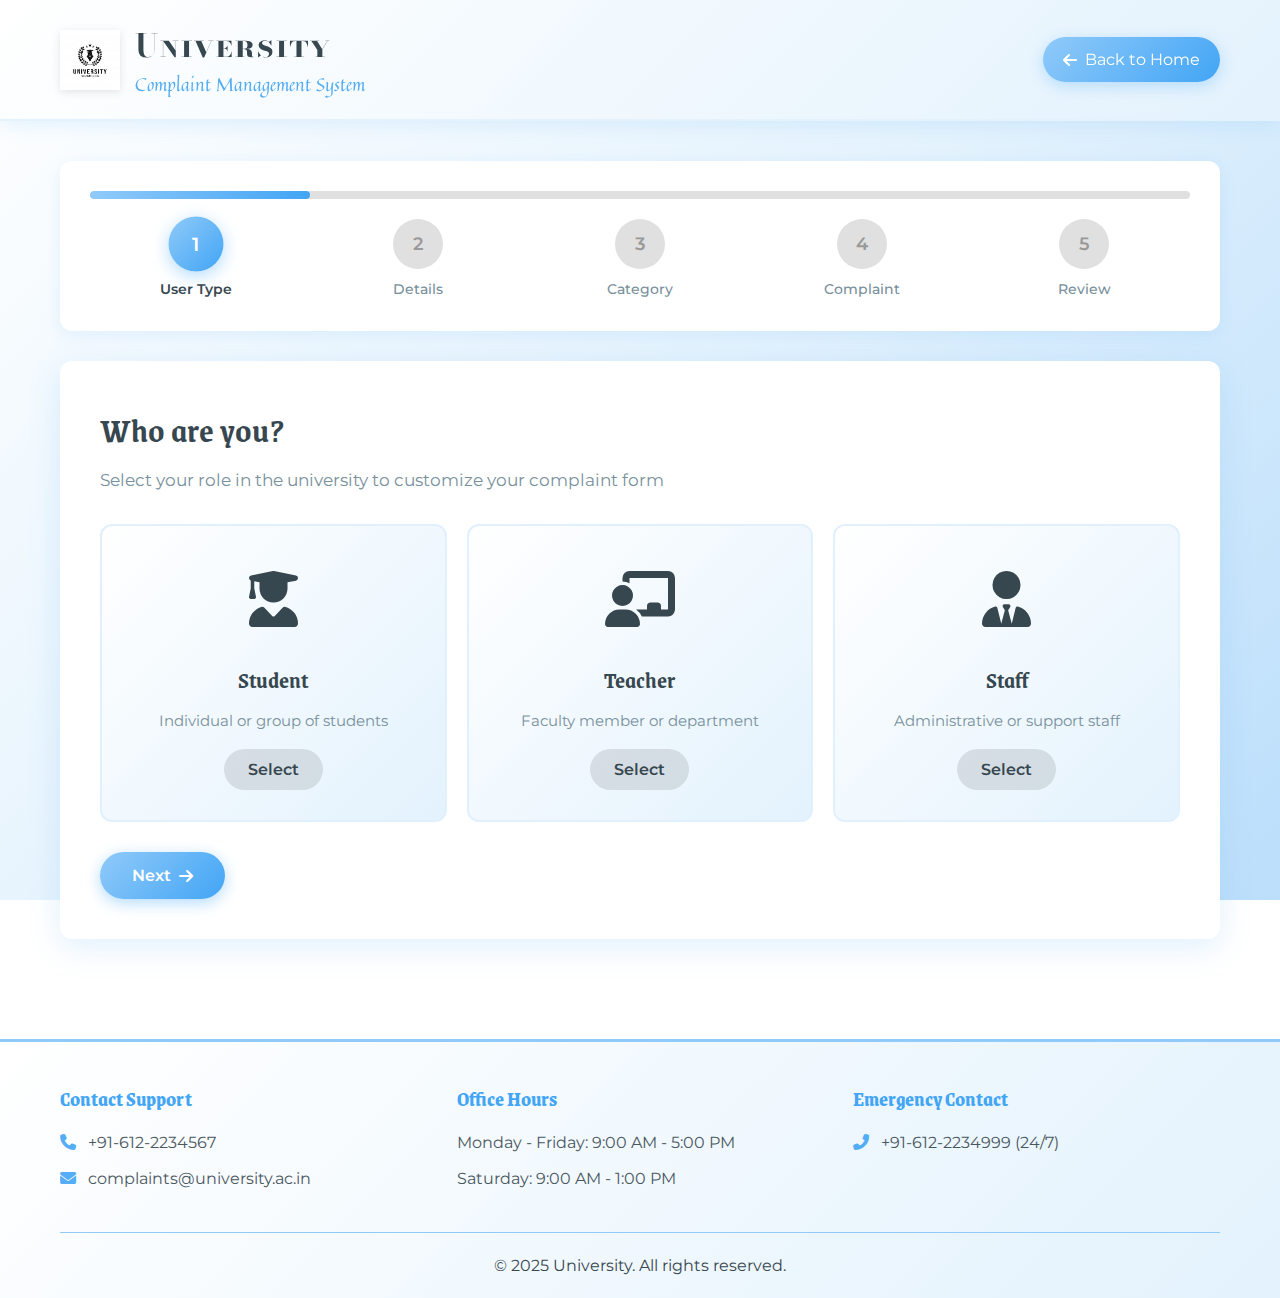
<file: complaint-form.html>
<!DOCTYPE html>
<html lang="en">

<head>
    <meta charset="UTF-8">
    <meta name="viewport" content="width=device-width, initial-scale=1.0">
    <title>University - Complaint Management System</title>

    <!-- Google Fonts -->
    <link rel="preconnect" href="https://fonts.googleapis.com">
    <link rel="preconnect" href="https://fonts.gstatic.com" crossorigin>
    <link
        href="https://fonts.googleapis.com/css2?family=Montserrat:wght@300;400;500;600;700;800&family=Grenze:wght@300;400;500;600;700&family=Great+Vibes&family=Quintessential&family=Alkatra:wght@400;500;600;700&family=Bodoni+Moda+SC:wght@400;500;600;700;800&family=Eagle+Lake&family=Festive&display=swap"
        rel="stylesheet">

    <!-- Font Awesome for icons -->
    <link rel="stylesheet" href="https://cdnjs.cloudflare.com/ajax/libs/font-awesome/6.5.1/css/all.min.css">

    <link rel="stylesheet" href="css/complaint-styles.css">
</head>

<body>
    <!-- Header -->
    <header class="header">
        <div class="container">
            <div class="header-content">
                <div class="logo-section">
                    <img src="assets/ppu_logo.png" alt=" University Logo" class="header-logo">
                    <div class="logo-text">
                        <h1> University</h1>
                        <p>Complaint Management System</p>
                    </div>
                </div>
                <a href="/" class="back-btn">
                    <i class="fas fa-arrow-left"></i> Back to Home
                </a>
            </div>
        </div>
    </header>

    <!-- Main Container -->
    <div class="main-container">
        <div class="container">
            <!-- Progress Indicator -->
            <div class="progress-section">
                <div class="progress-bar">
                    <div class="progress-fill" id="progressFill"></div>
                </div>
                <div class="progress-steps">
                    <div class="step active" data-step="1">
                        <div class="step-circle">1</div>
                        <div class="step-label">User Type</div>
                    </div>
                    <div class="step" data-step="2">
                        <div class="step-circle">2</div>
                        <div class="step-label">Details</div>
                    </div>
                    <div class="step" data-step="3">
                        <div class="step-circle">3</div>
                        <div class="step-label">Category</div>
                    </div>
                    <div class="step" data-step="4">
                        <div class="step-circle">4</div>
                        <div class="step-label">Complaint</div>
                    </div>
                    <div class="step" data-step="5">
                        <div class="step-circle">5</div>
                        <div class="step-label">Review</div>
                    </div>
                </div>
            </div>

            <!-- Form -->
            <form id="complaintForm" class="complaint-form">

                <!-- Step 1: User Type Selection -->
                <div class="form-step active" data-step="1">
                    <h2 class="step-title">Who are you?</h2>
                    <p class="step-description">Select your role in the university to customize your complaint form</p>

                    <div class="user-type-grid">
                        <div class="user-type-card" data-type="student">
                            <div class="card-icon">
                                <i class="fas fa-user-graduate"></i>
                            </div>
                            <h3>Student</h3>
                            <p>Individual or group of students</p>
                            <div class="radio-wrapper">
                                <input type="radio" name="userType" value="student" id="userStudent">
                                <label for="userStudent">Select</label>
                            </div>
                        </div>

                        <div class="user-type-card" data-type="teacher">
                            <div class="card-icon">
                                <i class="fas fa-chalkboard-teacher"></i>
                            </div>
                            <h3>Teacher</h3>
                            <p>Faculty member or department</p>
                            <div class="radio-wrapper">
                                <input type="radio" name="userType" value="teacher" id="userTeacher">
                                <label for="userTeacher">Select</label>
                            </div>
                        </div>

                        <div class="user-type-card" data-type="staff">
                            <div class="card-icon">
                                <i class="fas fa-user-tie"></i>
                            </div>
                            <h3>Staff</h3>
                            <p>Administrative or support staff</p>
                            <div class="radio-wrapper">
                                <input type="radio" name="userType" value="staff" id="userStaff">
                                <label for="userStaff">Select</label>
                            </div>
                        </div>
                    </div>

                    <div class="complaint-scope-section" id="complaintScopeSection" style="display: none;">
                        <h3 class="section-subtitle">Filing on behalf of:</h3>
                        <div class="scope-options">
                            <label class="scope-option">
                                <input type="radio" name="complaintScope" value="individual">
                                <span class="scope-content">
                                    <i class="fas fa-user"></i>
                                    <strong>Individual</strong>
                                    <small>Filing for yourself</small>
                                </span>
                            </label>
                            <label class="scope-option">
                                <input type="radio" name="complaintScope" value="group">
                                <span class="scope-content">
                                    <i class="fas fa-users"></i>
                                    <strong>Group</strong>
                                    <small>On behalf of multiple people</small>
                                </span>
                            </label>
                            <label class="scope-option">
                                <input type="radio" name="complaintScope" value="department">
                                <span class="scope-content">
                                    <i class="fas fa-building"></i>
                                    <strong>Department/Batch</strong>
                                    <small>Entire department or batch</small>
                                </span>
                            </label>
                        </div>
                    </div>

                    <div class="visibility-section" id="visibilitySection" style="display: none;">
                        <h3 class="section-subtitle">Complaint Visibility:</h3>
                        <div class="visibility-options">
                            <label class="visibility-option">
                                <input type="radio" name="visibility" value="public">
                                <span class="visibility-content">
                                    <i class="fas fa-globe"></i>
                                    <strong>Public</strong>
                                    <small>Visible to everyone</small>
                                </span>
                            </label>
                            <label class="visibility-option">
                                <input type="radio" name="visibility" value="private">
                                <span class="visibility-content">
                                    <i class="fas fa-lock"></i>
                                    <strong>Private</strong>
                                    <small>Only authorities can view</small>
                                </span>
                            </label>
                            <label class="visibility-option">
                                <input type="radio" name="visibility" value="anonymous">
                                <span class="visibility-content">
                                    <i class="fas fa-user-secret"></i>
                                    <strong>Anonymous</strong>
                                    <small>Identity protected</small>
                                </span>
                            </label>
                        </div>
                    </div>
                </div>

                <!-- Step 2: Personal Details -->
                <div class="form-step" data-step="2">
                    <h2 class="step-title">Your Information</h2>
                    <p class="step-description">Please provide your accurate details for verification and communication
                    </p>

                    <div class="form-grid">
                        <div class="form-group full-width">
                            <label for="fullName">
                                <i class="fas fa-user"></i> Full Name *
                            </label>
                            <input type="text" id="fullName" name="fullName" required>
                        </div>

                        <div class="form-group">
                            <label for="userId">
                                <i class="fas fa-id-card"></i> University ID *
                            </label>
                            <input type="text" id="userId" name="userId" placeholder="e.g., STU202401234" required>
                            <small class="help-text">Your student/employee ID</small>
                        </div>

                        <div class="form-group">
                            <label for="email">
                                <i class="fas fa-envelope"></i> University Email *
                            </label>
                            <input type="email" id="email" name="email" placeholder="yourname@pniversity.ac.in"
                                required>
                        </div>

                        <div class="form-group">
                            <label for="phone">
                                <i class="fas fa-phone"></i> Phone Number *
                            </label>
                            <input type="tel" id="phone" name="phone" placeholder="+91 9876543210" required>
                        </div>

                        <div class="form-group">
                            <label for="alternatePhone">
                                <i class="fas fa-phone-alt"></i> Alternate Phone
                            </label>
                            <input type="tel" id="alternatePhone" name="alternatePhone" placeholder="+91 9876543210">
                        </div>

                        <!-- Student Specific Fields -->
                        <div class="student-fields" style="display: none;">
                            <div class="form-group">
                                <label for="college">
                                    <i class="fas fa-school"></i> College *
                                </label>
                                <select id="college" name="college">
                                    <option value="">Select College</option>
                                    <option value="anc">Anugrah Narayan College (A.N. College)</option>
                                    <option value="cocas">College of Commerce, Arts & Science (COCAS)</option>
                                    <option value="jdw">J. D. Women's College</option>
                                    <option value="nalanda">Nalanda College</option>
                                </select>
                            </div>

                            <div class="form-group">
                                <label for="department">
                                    <i class="fas fa-building"></i> Department *
                                </label>
                                <select id="department" name="department">
                                    <option value="">Select Department</option>
                                    <option value="cs">Computer Science & IT</option>
                                    <option value="ba">Business Administration</option>
                                    <option value="biotech">Biotechnology</option>
                                    <option value="physics">Physics</option>
                                    <option value="chemistry">Chemistry</option>
                                    <option value="math">Mathematics</option>
                                    <option value="history">History</option>
                                    <option value="economics">Economics</option>
                                    <option value="english">English</option>
                                    <option value="commerce">Commerce</option>
                                </select>
                            </div>

                            <div class="form-group">
                                <label for="program">
                                    <i class="fas fa-graduation-cap"></i> Program *
                                </label>
                                <select id="program" name="program">
                                    <option value="">Select Program</option>
                                    <option value="bca">BCA</option>
                                    <option value="bba">BBA</option>
                                    <option value="bsc">B.Sc</option>
                                    <option value="ba">B.A</option>
                                    <option value="bcom">B.Com</option>
                                    <option value="mca">MCA</option>
                                    <option value="mba">MBA</option>
                                    <option value="msc">M.Sc</option>
                                    <option value="ma">M.A</option>
                                    <option value="mcom">M.Com</option>
                                </select>
                            </div>

                            <div class="form-group">
                                <label for="batch">
                                    <i class="fas fa-calendar"></i> Batch Year *
                                </label>
                                <select id="batch" name="batch">
                                    <option value="">Select Year</option>
                                    <option value="2021">2021</option>
                                    <option value="2022">2022</option>
                                    <option value="2023">2023</option>
                                    <option value="2024">2024</option>
                                    <option value="2025">2025</option>
                                </select>
                            </div>

                            <div class="form-group">
                                <label for="semester">
                                    <i class="fas fa-book"></i> Current Semester *
                                </label>
                                <select id="semester" name="semester">
                                    <option value="">Select Semester</option>
                                    <option value="1">1st Semester</option>
                                    <option value="2">2nd Semester</option>
                                    <option value="3">3rd Semester</option>
                                    <option value="4">4th Semester</option>
                                    <option value="5">5th Semester</option>
                                    <option value="6">6th Semester</option>
                                    <option value="7">7th Semester</option>
                                    <option value="8">8th Semester</option>
                                </select>
                            </div>
                        </div>

                        <!-- Teacher Specific Fields -->
                        <div class="teacher-fields" style="display: none;">
                            <div class="form-group">
                                <label for="teacherDepartment">
                                    <i class="fas fa-building"></i> Department *
                                </label>
                                <select id="teacherDepartment" name="teacherDepartment">
                                    <option value="">Select Department</option>
                                    <option value="cs">Computer Science & IT</option>
                                    <option value="ba">Business Administration</option>
                                    <option value="biotech">Biotechnology</option>
                                    <option value="physics">Physics</option>
                                    <option value="chemistry">Chemistry</option>
                                    <option value="math">Mathematics</option>
                                    <option value="history">History</option>
                                    <option value="economics">Economics</option>
                                    <option value="english">English</option>
                                    <option value="commerce">Commerce</option>
                                </select>
                            </div>

                            <div class="form-group">
                                <label for="designation">
                                    <i class="fas fa-user-tag"></i> Designation *
                                </label>
                                <select id="designation" name="designation">
                                    <option value="">Select Designation</option>
                                    <option value="professor">Professor</option>
                                    <option value="associate">Associate Professor</option>
                                    <option value="assistant">Assistant Professor</option>
                                    <option value="lecturer">Lecturer</option>
                                    <option value="guest">Guest Faculty</option>
                                </select>
                            </div>

                            <div class="form-group">
                                <label for="experience">
                                    <i class="fas fa-briefcase"></i> Years of Experience *
                                </label>
                                <input type="number" id="experience" name="experience" min="0" max="50">
                            </div>
                        </div>

                        <!-- Staff Specific Fields -->
                        <div class="staff-fields" style="display: none;">
                            <div class="form-group">
                                <label for="staffDepartment">
                                    <i class="fas fa-building"></i> Department *
                                </label>
                                <select id="staffDepartment" name="staffDepartment">
                                    <option value="">Select Department</option>
                                    <option value="admin">Administration</option>
                                    <option value="accounts">Accounts</option>
                                    <option value="library">Library</option>
                                    <option value="it">IT Support</option>
                                    <option value="maintenance">Maintenance</option>
                                    <option value="security">Security</option>
                                    <option value="hostel">Hostel Management</option>
                                    <option value="transport">Transport</option>
                                </select>
                            </div>

                            <div class="form-group">
                                <label for="staffRole">
                                    <i class="fas fa-user-tag"></i> Role *
                                </label>
                                <input type="text" id="staffRole" name="staffRole" placeholder="e.g., Senior Clerk">
                            </div>
                        </div>

                        <!-- Group Details (shown when group/department is selected) -->
                        <div class="group-details full-width" style="display: none;">
                            <h3 class="section-subtitle">Group Information</h3>

                            <div class="form-group">
                                <label for="groupName">
                                    <i class="fas fa-users"></i> Group Name/Identifier *
                                </label>
                                <input type="text" id="groupName" name="groupName" placeholder="e.g., BCA 2024 Batch A">
                            </div>

                            <div class="form-group">
                                <label for="groupSize">
                                    <i class="fas fa-hashtag"></i> Number of Members *
                                </label>
                                <input type="number" id="groupSize" name="groupSize" min="2" placeholder="Minimum 2">
                            </div>

                            <div class="form-group full-width">
                                <label for="groupMembers">
                                    <i class="fas fa-list"></i> Member List
                                </label>
                                <textarea id="groupMembers" name="groupMembers" rows="4"
                                    placeholder="Enter member names (one per line) or upload CSV file"></textarea>
                                <div class="file-upload-wrapper">
                                    <input type="file" id="memberListFile" accept=".csv,.txt" style="display: none;">
                                    <button type="button" class="btn-secondary"
                                        onclick="document.getElementById('memberListFile').click()">
                                        <i class="fas fa-upload"></i> Upload Member List (CSV)
                                    </button>
                                </div>
                            </div>
                        </div>
                    </div>
                </div>

                <!-- Step 3: Complaint Category -->
                <div class="form-step" data-step="3">
                    <h2 class="step-title">Categorize Your Complaint</h2>
                    <p class="step-description">Help us route your complaint to the right department</p>

                    <div class="category-grid">
                        <div class="category-card" data-category="academic">
                            <input type="radio" name="primaryCategory" value="academic" id="catAcademic">
                            <label for="catAcademic">
                                <div class="category-icon">📚</div>
                                <h4>Academic Issues</h4>
                                <p>Exams, grades, curriculum, teaching quality</p>
                            </label>
                        </div>

                        <div class="category-card" data-category="infrastructure">
                            <input type="radio" name="primaryCategory" value="infrastructure" id="catInfra">
                            <label for="catInfra">
                                <div class="category-icon">🏢</div>
                                <h4>Infrastructure</h4>
                                <p>Classrooms, labs, facilities, maintenance</p>
                            </label>
                        </div>

                        <div class="category-card" data-category="administrative">
                            <input type="radio" name="primaryCategory" value="administrative" id="catAdmin">
                            <label for="catAdmin">
                                <div class="category-icon">📋</div>
                                <h4>Administrative</h4>
                                <p>Documentation, fees, registration</p>
                            </label>
                        </div>

                        <div class="category-card" data-category="harassment">
                            <input type="radio" name="primaryCategory" value="harassment" id="catHarassment">
                            <label for="catHarassment">
                                <div class="category-icon">🛡️</div>
                                <h4>Safety & Harassment</h4>
                                <p>Security, bullying, discrimination</p>
                            </label>
                        </div>

                        <div class="category-card" data-category="conduct">
                            <input type="radio" name="primaryCategory" value="conduct" id="catConduct">
                            <label for="catConduct">
                                <div class="category-icon">👥</div>
                                <h4>Student Conduct</h4>
                                <p>Behavior, discipline, code of conduct</p>
                            </label>
                        </div>

                        <div class="category-card" data-category="other">
                            <input type="radio" name="primaryCategory" value="other" id="catOther">
                            <label for="catOther">
                                <div class="category-icon">📌</div>
                                <h4>Other</h4>
                                <p>General concerns and suggestions</p>
                            </label>
                        </div>
                    </div>

                    <div class="subcategory-section" id="subcategorySection" style="display: none;">
                        <div class="form-group">
                            <label for="subCategory">
                                <i class="fas fa-list-ul"></i> Sub-Category *
                            </label>
                            <select id="subCategory" name="subCategory" required>
                                <option value="">Select Sub-Category</option>
                            </select>
                        </div>
                    </div>

                    <div class="form-group">
                        <label for="complaintLevel">
                            <i class="fas fa-layer-group"></i> Complaint Scope *
                        </label>
                        <select id="complaintLevel" name="complaintLevel" required>
                            <option value="">Select Scope</option>
                            <option value="university">🏛️ University Level</option>
                            <option value="college">🏫 College Level</option>
                            <option value="department">🎓 Department Level</option>
                            <option value="course">📖 Course/Subject Level</option>
                        </select>
                    </div>

                    <div class="course-details" id="courseDetails" style="display: none;">
                        <h3 class="section-subtitle">Course Details</h3>
                        <div class="form-grid">
                            <div class="form-group">
                                <label for="courseCode">
                                    <i class="fas fa-code"></i> Course Code
                                </label>
                                <input type="text" id="courseCode" name="courseCode" placeholder="e.g., CS101">
                            </div>

                            <div class="form-group">
                                <label for="courseName">
                                    <i class="fas fa-book-open"></i> Course Name
                                </label>
                                <input type="text" id="courseName" name="courseName"
                                    placeholder="e.g., Data Structures">
                            </div>

                            <div class="form-group full-width">
                                <label for="facultyName">
                                    <i class="fas fa-chalkboard-teacher"></i> Faculty Name (if applicable)
                                </label>
                                <input type="text" id="facultyName" name="facultyName"
                                    placeholder="Name of the faculty member">
                            </div>
                        </div>
                    </div>
                </div>

                <!-- Step 4: Complaint Details -->
                <div class="form-step" data-step="4">
                    <h2 class="step-title">Describe Your Complaint</h2>
                    <p class="step-description">Provide detailed information to help us understand and resolve your
                        issue</p>

                    <div class="form-group">
                        <label for="complaintTitle">
                            <i class="fas fa-heading"></i> Complaint Title *
                        </label>
                        <input type="text" id="complaintTitle" name="complaintTitle" maxlength="100" required
                            placeholder="Brief summary of your complaint">
                        <small class="char-count">0/100 characters</small>
                    </div>

                    <div class="form-group">
                        <label for="complaintDescription">
                            <i class="fas fa-align-left"></i> Detailed Description *
                        </label>
                        <textarea id="complaintDescription" name="complaintDescription" rows="8" required
                            placeholder="Please provide a detailed description of your complaint. Include dates, names, locations, and any other relevant information..."></textarea>
                        <small class="char-count-desc">0 characters (minimum 50 required)</small>
                    </div>

                    <div class="form-group">
                        <label for="urgency">
                            <i class="fas fa-exclamation-circle"></i> Urgency Level *
                        </label>
                        <div class="urgency-options">
                            <label class="urgency-option low">
                                <input type="radio" name="urgency" value="low" required>
                                <span class="urgency-content">
                                    <i class="fas fa-clock"></i>
                                    <strong>Low</strong>
                                    <small>Can wait</small>
                                </span>
                            </label>
                            <label class="urgency-option medium">
                                <input type="radio" name="urgency" value="medium">
                                <span class="urgency-content">
                                    <i class="fas fa-hourglass-half"></i>
                                    <strong>Medium</strong>
                                    <small>Soon</small>
                                </span>
                            </label>
                            <label class="urgency-option high">
                                <input type="radio" name="urgency" value="high">
                                <span class="urgency-content">
                                    <i class="fas fa-bolt"></i>
                                    <strong>High</strong>
                                    <small>Quick action needed</small>
                                </span>
                            </label>
                            <label class="urgency-option critical">
                                <input type="radio" name="urgency" value="critical">
                                <span class="urgency-content">
                                    <i class="fas fa-fire"></i>
                                    <strong>Critical</strong>
                                    <small>Immediate</small>
                                </span>
                            </label>
                        </div>
                    </div>

                    <div class="form-group">
                        <label for="attachments">
                            <i class="fas fa-paperclip"></i> Attachments (Optional)
                        </label>
                        <div class="file-upload-area" id="fileUploadArea">
                            <input type="file" id="attachments" name="attachments" multiple
                                accept=".pdf,.jpg,.jpeg,.png,.doc,.docx" style="display: none;">
                            <div class="upload-placeholder">
                                <i class="fas fa-cloud-upload-alt"></i>
                                <p>Click to upload or drag and drop</p>
                                <small>PDF, JPG, PNG, DOC, DOCX (Max 10MB per file)</small>
                            </div>
                            <div class="file-list" id="fileList"></div>
                        </div>
                    </div>

                    <div class="form-group">
                        <label class="checkbox-label">
                            <input type="checkbox" id="smsVerification" name="smsVerification">
                            <span>
                                <i class="fas fa-sms"></i>
                                Enable SMS Verification (Optional)
                                <small>Verify your phone number for faster processing and updates</small>
                            </span>
                        </label>
                    </div>

                    <div class="otp-section" id="otpSection" style="display: none;">
                        <div class="form-group">
                            <button type="button" class="btn-secondary" id="sendOtpBtn">
                                <i class="fas fa-paper-plane"></i> Send OTP
                            </button>
                        </div>
                        <div class="form-group otp-input-group" id="otpInputGroup" style="display: none;">
                            <label for="otpInput">Enter OTP</label>
                            <input type="text" id="otpInput" maxlength="6" placeholder="6-digit OTP">
                            <button type="button" class="btn-secondary" id="verifyOtpBtn">Verify</button>
                        </div>
                    </div>
                </div>

                <!-- Step 5: Review and Submit -->
                <div class="form-step" data-step="5">
                    <h2 class="step-title">Review Your Complaint</h2>
                    <p class="step-description">Please review all information before submission</p>

                    <div class="review-section" id="reviewContent">
                        <!-- Dynamic review content will be inserted here -->
                    </div>

                    <div class="form-group">
                        <label class="checkbox-label required">
                            <input type="checkbox" id="termsAccept" required>
                            <span>
                                I confirm that the information provided is accurate and I agree to the
                                <a href="#" target="_blank">Terms & Conditions</a> and
                                <a href="#" target="_blank">Privacy Policy</a> *
                            </span>
                        </label>
                    </div>

                    <div class="captcha-wrapper">
                        <label class="checkbox-label">
                            <input type="checkbox" id="captcha" required>
                            <span>I'm not a robot *</span>
                        </label>
                    </div>
                </div>

                <!-- Navigation Buttons -->
                <div class="form-navigation">
                    <button type="button" class="btn btn-secondary" id="prevBtn" style="display: none;">
                        <i class="fas fa-arrow-left"></i> Previous
                    </button>
                    <button type="button" class="btn btn-primary" id="nextBtn">
                        Next <i class="fas fa-arrow-right"></i>
                    </button>
                    <button type="submit" class="btn btn-success" id="submitBtn" style="display: none;">
                        <i class="fas fa-check-circle"></i> Submit Complaint
                    </button>
                </div>
            </form>

            <!-- Loading Overlay -->
            <div class="loading-overlay" id="loadingOverlay">
                <div class="spinner"></div>
                <p>Submitting your complaint...</p>
            </div>

            <!-- Success Modal -->
            <div class="modal" id="successModal">
                <div class="modal-content success">
                    <div class="modal-icon">
                        <i class="fas fa-check-circle"></i>
                    </div>
                    <h2>Complaint Submitted Successfully!</h2>
                    <p>Your complaint has been registered.</p>
                    <p class="complaint-id">Complaint ID: <strong id="complaintIdDisplay"></strong></p>
                    <p class="info-text">You will receive updates via email and SMS. Please save this complaint ID for
                        future reference.</p>
                    <button class="btn btn-primary" onclick="window.location.reload()">
                        Submit Another Complaint
                    </button>
                    <button class="btn btn-secondary" onclick="window.location.href='_CMS.html'">
                        Back to Home
                    </button>
                </div>
            </div>
        </div>
    </div>

    <!-- Footer -->
    <footer class="footer">
        <div class="container">
            <div class="footer-content">
                <div class="footer-section">
                    <h4>Contact Support</h4>
                    <p><i class="fas fa-phone"></i> +91-612-2234567</p>
                    <p><i class="fas fa-envelope"></i> complaints@university.ac.in</p>
                </div>
                <div class="footer-section">
                    <h4>Office Hours</h4>
                    <p>Monday - Friday: 9:00 AM - 5:00 PM</p>
                    <p>Saturday: 9:00 AM - 1:00 PM</p>
                </div>
                <div class="footer-section">
                    <h4>Emergency Contact</h4>
                    <p><i class="fas fa-phone-alt"></i> +91-612-2234999 (24/7)</p>
                </div>
            </div>
            <div class="footer-bottom">
                <p>&copy; 2025  University. All rights reserved.</p>
            </div>
        </div>
    </footer>

    <script src="js/complaint-form.js"></script>
</body>

</html>
</file>
<file: css/complaint-styles.css>
/* ========================================
   CSS Variables and Reset
   ======================================== */
:root {
    --primary-color: #e3f2fd;
    --secondary-color: #64b5f6;
    --accent-color: #42a5f5;
    --success-color: #66bb6a;
    --warning-color: #ffb74d;
    --danger-color: #ef5350;
    --light-bg: #f5f9ff;
    --white: #ffffff;
    --text-dark: #37474f;
    --text-light: #78909c;
    --border-color: #e1f0ff;
    --shadow-sm: 0 2px 8px rgba(100, 181, 246, 0.1);
    --shadow-md: 0 4px 16px rgba(100, 181, 246, 0.15);
    --shadow-lg: 0 8px 32px rgba(100, 181, 246, 0.2);
    --transition: all 0.3s ease;
    --border-radius: 12px;
    --sky-blue-light: #e3f2fd;
    --sky-blue-medium: #90caf9;
    --sky-blue-dark: #42a5f5;

    /* Font families using Google Fonts */
    --font-primary: 'Montserrat', sans-serif;
    --font-heading: 'Grenze', serif;
    --font-decorative: 'Great Vibes', cursive;
    --font-elegant: 'Bodoni Moda SC', serif;
    --font-festive: 'Alkatra', cursive;
    --font-fancy: 'Quintessential', cursive;
}

* {
    margin: 0;
    padding: 0;
    box-sizing: border-box;
}

body {
    font-family: var(--font-primary);
    background: linear-gradient(135deg, #ffffff 0%, #e3f2fd 50%, #bbdefb 100%);
    background-attachment: fixed;
    min-height: 100vh;
    color: var(--text-dark);
    line-height: 1.6;
}

.container {
    max-width: 1200px;
    margin: 0 auto;
    padding: 0 20px;
}

/* ========================================
   Header Styling
   ======================================== */
.header {
    background: linear-gradient(135deg, #ffffff 0%, #e3f2fd 100%);
    color: var(--text-dark);
    padding: 20px 0;
    box-shadow: 0 2px 20px rgba(100, 181, 246, 0.2);
    position: sticky;
    top: 0;
    z-index: 100;
    border-bottom: 2px solid var(--sky-blue-light);
}

.header-content {
    display: flex;
    justify-content: space-between;
    align-items: center;
    flex-wrap: wrap;
    gap: 20px;
}

.logo-section {
    display: flex;
    align-items: center;
    gap: 15px;
}

.header-logo {
    width: 60px;
    height: 60px;
    object-fit: contain;
    filter: drop-shadow(0 2px 4px rgba(0, 0, 0, 0.1));
}

.logo-section i {
    font-size: 3rem;
    color: var(--sky-blue-dark);
}

.logo-text h1 {
    font-family: var(--font-elegant);
    font-size: 2rem;
    font-weight: 700;
    margin: 0;
    letter-spacing: 1px;
    color: var(--text-dark);
}

.logo-text p {
    font-family: var(--font-fancy);
    font-size: 1.1rem;
    margin: 0;
    opacity: 0.9;
    color: var(--sky-blue-dark);
}

.back-btn {
    background: linear-gradient(135deg, var(--sky-blue-medium) 0%, var(--sky-blue-dark) 100%);
    color: var(--white);
    padding: 10px 20px;
    border-radius: 50px;
    text-decoration: none;
    display: flex;
    align-items: center;
    gap: 8px;
    transition: var(--transition);
    border: none;
    box-shadow: 0 4px 15px rgba(66, 165, 245, 0.3);
}

.back-btn:hover {
    background: linear-gradient(135deg, var(--sky-blue-dark) 0%, #1e88e5 100%);
    transform: translateX(-5px);
    box-shadow: 0 6px 20px rgba(66, 165, 245, 0.4);
}

/* ========================================
   Main Container
   ======================================== */
.main-container {
    padding: 40px 0;
    min-height: calc(100vh - 200px);
}

/* ========================================
   Progress Section
   ======================================== */
.progress-section {
    background: var(--white);
    padding: 30px;
    border-radius: var(--border-radius);
    margin-bottom: 30px;
    box-shadow: var(--shadow-md);
}

.progress-bar {
    height: 8px;
    background: #e0e0e0;
    border-radius: 50px;
    overflow: hidden;
    margin-bottom: 20px;
}

.progress-fill {
    height: 100%;
    background: linear-gradient(90deg, var(--sky-blue-medium) 0%, var(--sky-blue-dark) 100%);
    border-radius: 50px;
    width: 20%;
    transition: width 0.4s ease;
}

.progress-steps {
    display: flex;
    justify-content: space-between;
    align-items: flex-start;
    gap: 10px;
}

.step {
    flex: 1;
    text-align: center;
    position: relative;
}

.step-circle {
    width: 50px;
    height: 50px;
    border-radius: 50%;
    background: #e0e0e0;
    color: #999;
    display: flex;
    align-items: center;
    justify-content: center;
    font-weight: 600;
    margin: 0 auto 10px;
    transition: var(--transition);
    font-family: var(--font-primary);
    font-size: 1.1rem;
}

.step.active .step-circle {
    background: linear-gradient(135deg, var(--sky-blue-medium) 0%, var(--sky-blue-dark) 100%);
    color: var(--white);
    box-shadow: 0 4px 15px rgba(66, 165, 245, 0.4);
    transform: scale(1.1);
}

.step.completed .step-circle {
    background: var(--success-color);
    color: var(--white);
    cursor: pointer;
}

/* Hover effect for clickable completed steps */
.step.completed:hover .step-circle {
    transform: scale(1.1);
    box-shadow: 0 4px 15px rgba(102, 187, 106, 0.5);
}

.step.completed .step-circle::before {
    content: '✓';
    font-size: 1.3rem;
}

.step-label {
    font-size: 0.85rem;
    color: var(--text-light);
    font-weight: 500;
}

.step.active .step-label {
    color: var(--text-dark);
    font-weight: 600;
}

/* ========================================
   Form Styling
   ======================================== */
.complaint-form {
    background: var(--white);
    padding: 40px;
    border-radius: var(--border-radius);
    box-shadow: var(--shadow-lg);
    position: relative;
}

.form-step {
    display: none;
    animation: fadeIn 0.4s ease;
}

.form-step.active {
    display: block;
}

@keyframes fadeIn {
    from {
        opacity: 0;
        transform: translateY(20px);
    }

    to {
        opacity: 1;
        transform: translateY(0);
    }
}

.step-title {
    font-family: var(--font-heading);
    font-size: 2.2rem;
    color: var(--text-dark);
    margin-bottom: 10px;
    font-weight: 600;
}

.step-description {
    color: var(--text-light);
    margin-bottom: 30px;
    font-size: 1.05rem;
}

/* ========================================
   User Type Cards
   ======================================== */
.user-type-grid {
    display: grid;
    grid-template-columns: repeat(auto-fit, minmax(250px, 1fr));
    gap: 20px;
    margin-bottom: 30px;
}

.user-type-card {
    background: linear-gradient(135deg, #ffffff 0%, #e3f2fd 100%);
    padding: 30px;
    border-radius: var(--border-radius);
    text-align: center;
    cursor: pointer;
    transition: var(--transition);
    border: 2px solid var(--border-color);
    position: relative;
}

.user-type-card:hover {
    transform: translateY(-5px);
    box-shadow: var(--shadow-md);
}

.user-type-card input[type="radio"]:checked+label,
.user-type-card:has(input[type="radio"]:checked) {
    border-color: var(--sky-blue-dark);
    background: linear-gradient(135deg, var(--sky-blue-light) 0%, var(--sky-blue-medium) 100%);
    color: var(--text-dark);
}

.user-type-card:has(input[type="radio"]:checked) .card-icon {
    transform: scale(1.2);
}

.user-type-card:has(input[type="radio"]:checked) h3,
.user-type-card:has(input[type="radio"]:checked) p {
    color: var(--text-dark);
}

.card-icon {
    font-size: 3.5rem;
    margin-bottom: 15px;
    transition: var(--transition);
}

.user-type-card h3 {
    font-family: var(--font-heading);
    font-size: 1.5rem;
    margin-bottom: 10px;
    font-weight: 600;
}

.user-type-card p {
    color: var(--text-light);
    font-size: 0.95rem;
}

.radio-wrapper {
    margin-top: 15px;
}

.radio-wrapper input[type="radio"] {
    display: none;
}

.radio-wrapper label {
    display: inline-block;
    padding: 8px 24px;
    background: rgba(0, 0, 0, 0.1);
    border-radius: 50px;
    font-weight: 600;
    cursor: pointer;
    transition: var(--transition);
}

.user-type-card:has(input[type="radio"]:checked) .radio-wrapper label {
    background: rgba(255, 255, 255, 0.3);
}

/* ========================================
   Scope and Visibility Options
   ======================================== */
.complaint-scope-section,
.visibility-section {
    margin-top: 30px;
    padding: 25px;
    background: #f8f9fa;
    border-radius: var(--border-radius);
}

.section-subtitle {
    font-family: var(--font-heading);
    font-size: 1.4rem;
    margin-bottom: 20px;
    color: var(--text-dark);
}

.scope-options,
.visibility-options {
    display: grid;
    grid-template-columns: repeat(auto-fit, minmax(200px, 1fr));
    gap: 15px;
}

.scope-option,
.visibility-option {
    position: relative;
    cursor: pointer;
}

.scope-option input[type="radio"],
.visibility-option input[type="radio"] {
    display: none;
}

.scope-content,
.visibility-content {
    display: flex;
    flex-direction: column;
    align-items: center;
    text-align: center;
    padding: 20px;
    background: var(--white);
    border-radius: var(--border-radius);
    border: 2px solid var(--border-color);
    transition: var(--transition);
}

.scope-option:has(input:checked) .scope-content,
.visibility-option:has(input:checked) .visibility-content {
    border-color: var(--sky-blue-dark);
    background: linear-gradient(135deg, rgba(144, 202, 249, 0.2) 0%, rgba(66, 165, 245, 0.15) 100%);
    box-shadow: var(--shadow-sm);
}

.scope-content i,
.visibility-content i {
    font-size: 2rem;
    margin-bottom: 10px;
    color: var(--secondary-color);
}

.scope-content strong,
.visibility-content strong {
    font-size: 1.1rem;
    margin-bottom: 5px;
    display: block;
}

.scope-content small,
.visibility-content small {
    color: var(--text-light);
    font-size: 0.85rem;
}

/* ========================================
   Form Groups
   ======================================== */
.form-grid {
    display: grid;
    grid-template-columns: repeat(auto-fit, minmax(300px, 1fr));
    gap: 20px;
}

.form-group {
    margin-bottom: 20px;
}

.form-group.full-width {
    grid-column: 1 / -1;
}

.form-group label {
    display: block;
    margin-bottom: 8px;
    font-weight: 600;
    color: var(--text-dark);
    font-size: 0.95rem;
}

.form-group label i {
    margin-right: 5px;
    color: var(--secondary-color);
}

.form-group input[type="text"],
.form-group input[type="email"],
.form-group input[type="tel"],
.form-group input[type="number"],
.form-group select,
.form-group textarea {
    width: 100%;
    padding: 12px 15px;
    border: 2px solid var(--border-color);
    border-radius: 8px;
    font-size: 1rem;
    font-family: var(--font-primary);
    transition: var(--transition);
    background: var(--white);
}

.form-group input:focus,
.form-group select:focus,
.form-group textarea:focus {
    outline: none;
    border-color: var(--secondary-color);
    box-shadow: 0 0 0 3px rgba(52, 152, 219, 0.1);
}

.form-group textarea {
    resize: vertical;
    min-height: 120px;
}

.help-text {
    display: block;
    margin-top: 5px;
    font-size: 0.85rem;
    color: var(--text-light);
}

.char-count,
.char-count-desc {
    display: block;
    text-align: right;
    font-size: 0.85rem;
    color: var(--text-light);
    margin-top: 5px;
}

/* ========================================
   Category Cards
   ======================================== */
.category-grid {
    display: grid;
    grid-template-columns: repeat(auto-fit, minmax(250px, 1fr));
    gap: 20px;
    margin-bottom: 30px;
}

.category-card {
    position: relative;
    border-radius: var(--border-radius);
    overflow: hidden;
}

.category-card input[type="radio"] {
    display: none;
}

.category-card label {
    display: block;
    padding: 25px;
    background: linear-gradient(135deg, #ffffff 0%, #e3f2fd 100%);
    cursor: pointer;
    transition: var(--transition);
    border: 2px solid var(--border-color);
    border-radius: var(--border-radius);
    text-align: center;
}

.category-card:has(input:checked) label {
    background: linear-gradient(135deg, var(--sky-blue-light) 0%, var(--sky-blue-medium) 100%);
    border-color: var(--sky-blue-dark);
    transform: scale(1.05);
    box-shadow: var(--shadow-md);
}

.category-card:has(input:checked) label h4,
.category-card:has(input:checked) label p {
    color: var(--text-dark);
}

.category-icon {
    font-size: 3rem;
    margin-bottom: 10px;
}

.category-card h4 {
    font-family: var(--font-heading);
    font-size: 1.3rem;
    margin-bottom: 8px;
    font-weight: 600;
}

.category-card p {
    color: var(--text-light);
    font-size: 0.9rem;
}

/* ========================================
   Urgency Options
   ======================================== */
.urgency-options {
    display: grid;
    grid-template-columns: repeat(auto-fit, minmax(150px, 1fr));
    gap: 15px;
}

.urgency-option {
    position: relative;
    cursor: pointer;
}

.urgency-option input[type="radio"] {
    display: none;
}

.urgency-content {
    display: flex;
    flex-direction: column;
    align-items: center;
    text-align: center;
    padding: 20px;
    background: var(--white);
    border-radius: var(--border-radius);
    border: 2px solid var(--border-color);
    transition: var(--transition);
}

.urgency-option.low:has(input:checked) .urgency-content {
    border-color: #3498db;
    background: rgba(52, 152, 219, 0.1);
}

.urgency-option.medium:has(input:checked) .urgency-content {
    border-color: var(--warning-color);
    background: rgba(243, 156, 18, 0.1);
}

.urgency-option.high:has(input:checked) .urgency-content {
    border-color: #e67e22;
    background: rgba(230, 126, 34, 0.1);
}

.urgency-option.critical:has(input:checked) .urgency-content {
    border-color: var(--danger-color);
    background: rgba(231, 76, 60, 0.1);
}

.urgency-content i {
    font-size: 2rem;
    margin-bottom: 10px;
}

.urgency-option.low .urgency-content i {
    color: #3498db;
}

.urgency-option.medium .urgency-content i {
    color: var(--warning-color);
}

.urgency-option.high .urgency-content i {
    color: #e67e22;
}

.urgency-option.critical .urgency-content i {
    color: var(--danger-color);
}

.urgency-content strong {
    font-size: 1.1rem;
    margin-bottom: 5px;
}

.urgency-content small {
    color: var(--text-light);
    font-size: 0.85rem;
}

/* ========================================
   File Upload
   ======================================== */
.file-upload-area {
    border: 2px dashed var(--border-color);
    border-radius: var(--border-radius);
    padding: 30px;
    text-align: center;
    cursor: pointer;
    transition: var(--transition);
    background: #f8f9fa;
}

.file-upload-area:hover {
    border-color: var(--secondary-color);
    background: rgba(52, 152, 219, 0.05);
}

.upload-placeholder i {
    font-size: 3rem;
    color: var(--secondary-color);
    margin-bottom: 15px;
}

.upload-placeholder p {
    font-size: 1.1rem;
    margin-bottom: 5px;
    color: var(--text-dark);
}

.upload-placeholder small {
    color: var(--text-light);
}

.file-list {
    margin-top: 20px;
    text-align: left;
}

.file-item {
    display: flex;
    justify-content: space-between;
    align-items: center;
    padding: 12px;
    background: var(--white);
    border-radius: 8px;
    margin-bottom: 10px;
    border: 1px solid var(--border-color);
}

.file-item-info {
    display: flex;
    align-items: center;
    gap: 10px;
}

.file-item i {
    font-size: 1.5rem;
    color: var(--secondary-color);
}

.file-remove-btn {
    background: var(--danger-color);
    color: var(--white);
    border: none;
    padding: 6px 12px;
    border-radius: 5px;
    cursor: pointer;
    transition: var(--transition);
}

.file-remove-btn:hover {
    background: #c0392b;
}

/* ========================================
   Checkbox and Labels
   ======================================== */
.checkbox-label {
    display: flex;
    align-items: flex-start;
    gap: 12px;
    cursor: pointer;
    padding: 15px;
    background: #f8f9fa;
    border-radius: 8px;
    transition: var(--transition);
}

.checkbox-label:hover {
    background: #e9ecef;
}

.checkbox-label input[type="checkbox"] {
    margin-top: 4px;
    width: 20px;
    height: 20px;
    cursor: pointer;
}

.checkbox-label span {
    flex: 1;
}

.checkbox-label small {
    display: block;
    color: var(--text-light);
    font-size: 0.85rem;
    margin-top: 5px;
}

.checkbox-label a {
    color: var(--secondary-color);
    text-decoration: none;
}

.checkbox-label a:hover {
    text-decoration: underline;
}

/* ========================================
   Review Section
   ======================================== */
.review-section {
    background: #f8f9fa;
    padding: 25px;
    border-radius: var(--border-radius);
    margin-bottom: 25px;
}

.review-item {
    margin-bottom: 20px;
    padding-bottom: 20px;
    border-bottom: 1px solid var(--border-color);
}

.review-item:last-child {
    border-bottom: none;
}

.review-item h4 {
    font-family: var(--font-heading);
    color: var(--secondary-color);
    margin-bottom: 10px;
    font-size: 1.1rem;
}

.review-item p {
    color: var(--text-dark);
    line-height: 1.8;
}

.review-item strong {
    color: var(--text-dark);
    margin-right: 5px;
}

/* ========================================
   Buttons
   ======================================== */
.btn {
    padding: 14px 32px;
    border: none;
    border-radius: 50px;
    font-size: 1rem;
    font-weight: 600;
    cursor: pointer;
    transition: var(--transition);
    display: inline-flex;
    align-items: center;
    gap: 8px;
    font-family: var(--font-primary);
    text-decoration: none;
}

.btn-primary {
    background: linear-gradient(135deg, var(--sky-blue-medium) 0%, var(--sky-blue-dark) 100%);
    color: var(--white);
    box-shadow: 0 4px 15px rgba(66, 165, 245, 0.4);
}

.btn-primary:hover {
    transform: translateY(-2px);
    box-shadow: 0 6px 20px rgba(66, 165, 245, 0.5);
}

.btn-secondary {
    background: var(--sky-blue-light);
    color: var(--text-dark);
    border: 2px solid var(--sky-blue-medium);
}

.btn-secondary:hover {
    background: var(--sky-blue-medium);
    color: var(--white);
    transform: translateY(-2px);
}

.btn-success {
    background: linear-gradient(135deg, #27ae60 0%, #229954 100%);
    color: var(--white);
    box-shadow: 0 4px 15px rgba(39, 174, 96, 0.4);
}

.btn-success:hover {
    transform: translateY(-2px);
    box-shadow: 0 6px 20px rgba(39, 174, 96, 0.5);
}

.btn:disabled {
    opacity: 0.6;
    cursor: not-allowed;
}

.form-navigation {
    display: flex;
    justify-content: space-between;
    margin-top: 30px;
    gap: 15px;
}

/* ========================================
   Loading and Modals
   ======================================== */
.loading-overlay {
    display: none;
    position: fixed;
    top: 0;
    left: 0;
    right: 0;
    bottom: 0;
    background: rgba(0, 0, 0, 0.7);
    z-index: 9999;
    align-items: center;
    justify-content: center;
    flex-direction: column;
}

.loading-overlay.active {
    display: flex;
}

.spinner {
    border: 4px solid rgba(255, 255, 255, 0.3);
    border-top: 4px solid var(--white);
    border-radius: 50%;
    width: 50px;
    height: 50px;
    animation: spin 1s linear infinite;
}

@keyframes spin {
    0% {
        transform: rotate(0deg);
    }

    100% {
        transform: rotate(360deg);
    }
}

.loading-overlay p {
    color: var(--white);
    margin-top: 20px;
    font-size: 1.2rem;
}

.modal {
    display: none;
    position: fixed;
    top: 0;
    left: 0;
    right: 0;
    bottom: 0;
    background: rgba(0, 0, 0, 0.7);
    z-index: 10000;
    align-items: center;
    justify-content: center;
    padding: 20px;
}

.modal.active {
    display: flex;
}

.modal-content {
    background: var(--white);
    padding: 40px;
    border-radius: var(--border-radius);
    max-width: 500px;
    width: 100%;
    text-align: center;
    box-shadow: var(--shadow-lg);
}

.modal-icon {
    font-size: 5rem;
    margin-bottom: 20px;
}

.modal-content.success .modal-icon {
    color: var(--success-color);
}

.modal-content h2 {
    font-family: var(--font-heading);
    font-size: 2rem;
    margin-bottom: 15px;
    color: var(--text-dark);
}

.modal-content p {
    color: var(--text-light);
    margin-bottom: 10px;
    line-height: 1.6;
}

.complaint-id {
    font-size: 1.1rem;
    margin: 20px 0;
}

.complaint-id strong {
    color: var(--secondary-color);
    font-size: 1.3rem;
    font-family: 'Courier New', monospace;
}

.info-text {
    background: #f8f9fa;
    padding: 15px;
    border-radius: 8px;
    margin: 20px 0;
}

.modal-content .btn {
    margin: 10px 5px;
}

/* ========================================
   Footer
   ======================================== */
.footer {
    background: linear-gradient(135deg, #ffffff 0%, var(--sky-blue-light) 100%);
    color: var(--text-dark);
    padding: 40px 0 20px;
    margin-top: 60px;
    border-top: 3px solid var(--sky-blue-medium);
}

.footer-content {
    display: grid;
    grid-template-columns: repeat(auto-fit, minmax(250px, 1fr));
    gap: 30px;
    margin-bottom: 30px;
}

.footer-section h4 {
    font-family: var(--font-heading);
    font-size: 1.3rem;
    margin-bottom: 15px;
    color: var(--sky-blue-dark);
}

.footer-section p {
    margin-bottom: 10px;
    opacity: 0.9;
}

.footer-section i {
    margin-right: 8px;
    color: var(--sky-blue-dark);
}

.footer-bottom {
    text-align: center;
    padding-top: 20px;
    border-top: 1px solid var(--sky-blue-medium);
}

/* ========================================
   Responsive Design
   ======================================== */
@media (max-width: 768px) {
    .header-content {
        flex-direction: column;
        text-align: center;
    }

    .logo-text h1 {
        font-size: 1.5rem;
    }

    .logo-text p {
        font-size: 0.95rem;
    }

    .progress-steps {
        flex-wrap: wrap;
    }

    .step-label {
        font-size: 0.75rem;
    }

    .step-circle {
        width: 40px;
        height: 40px;
        font-size: 0.9rem;
    }

    .complaint-form {
        padding: 25px;
    }

    .step-title {
        font-size: 1.8rem;
    }

    .user-type-grid,
    .category-grid {
        grid-template-columns: 1fr;
    }

    .form-grid {
        grid-template-columns: 1fr;
    }

    .urgency-options,
    .scope-options,
    .visibility-options {
        grid-template-columns: 1fr;
    }

    .form-navigation {
        flex-direction: column;
    }

    .form-navigation .btn {
        width: 100%;
        justify-content: center;
    }
}

@media (max-width: 480px) {
    .logo-section i {
        font-size: 2rem;
    }

    .logo-text h1 {
        font-size: 1.2rem;
    }

    .logo-text p {
        font-size: 0.85rem;
    }

    .complaint-form {
        padding: 20px;
    }

    .step-title {
        font-size: 1.5rem;
    }
}

/* ========================================
   OTP Section
   ======================================== */
.otp-section {
    background: #f8f9fa;
    padding: 20px;
    border-radius: 8px;
    margin-top: 15px;
}

.otp-input-group {
    display: flex;
    gap: 10px;
    align-items: flex-end;
}

.otp-input-group input {
    flex: 1;
}

.otp-input-group button {
    flex-shrink: 0;
}

/* ========================================
   Captcha Wrapper
   ======================================== */
.captcha-wrapper {
    background: #f8f9fa;
    padding: 20px;
    border-radius: 8px;
    margin-top: 20px;
    border: 2px solid var(--border-color);
}

/* ========================================
   Utility Classes
   ======================================== */
.text-center {
    text-align: center;
}

.mt-1 {
    margin-top: 10px;
}

.mt-2 {
    margin-top: 20px;
}

.mt-3 {
    margin-top: 30px;
}

.mb-1 {
    margin-bottom: 10px;
}

.mb-2 {
    margin-bottom: 20px;
}

.mb-3 {
    margin-bottom: 30px;
}

.hidden {
    display: none !important;
}

/* ========================================
   Enhanced Review Section
   ======================================== */
.review-section-card {
    background: var(--white);
    border-radius: var(--border-radius);
    padding: 20px;
    margin-bottom: 20px;
    border: 2px solid var(--border-color);
    transition: var(--transition);
}

.review-section-card:hover {
    box-shadow: var(--shadow-md);
    border-color: var(--secondary-color);
}

.review-header {
    display: flex;
    justify-content: space-between;
    align-items: center;
    margin-bottom: 15px;
    padding-bottom: 15px;
    border-bottom: 2px solid #f0f0f0;
}

.review-header h4 {
    font-family: var(--font-heading);
    font-size: 1.3rem;
    color: var(--text-dark);
    display: flex;
    align-items: center;
    gap: 10px;
    margin: 0;
}

.review-header h4 i {
    color: var(--secondary-color);
}

.btn-edit {
    background: linear-gradient(135deg, #667eea 0%, #764ba2 100%);
    color: var(--white);
    border: none;
    padding: 8px 16px;
    border-radius: 8px;
    font-size: 0.9rem;
    font-weight: 600;
    cursor: pointer;
    transition: var(--transition);
    display: flex;
    align-items: center;
    gap: 6px;
}

.btn-edit:hover {
    transform: translateY(-2px);
    box-shadow: 0 4px 12px rgba(102, 126, 234, 0.4);
}

.review-content p {
    margin-bottom: 10px;
    line-height: 1.8;
    color: var(--text-dark);
}

.description-preview {
    display: block;
    margin-top: 5px;
    padding: 10px;
    background: #f8f9fa;
    border-radius: 6px;
    font-style: italic;
}

.urgency-badge {
    padding: 4px 12px;
    border-radius: 20px;
    font-size: 0.85rem;
    font-weight: 600;
    display: inline-block;
}

.urgency-low {
    background: rgba(52, 152, 219, 0.2);
    color: #2980b9;
}

.urgency-medium {
    background: rgba(243, 156, 18, 0.2);
    color: #d68910;
}

.urgency-high {
    background: rgba(230, 126, 34, 0.2);
    color: #ca6f1e;
}

.urgency-critical {
    background: rgba(231, 76, 60, 0.2);
    color: #c0392b;
}

/* ========================================
   Success Modal with Credentials
   ======================================== */
.success-icon {
    font-size: 4rem;
    color: var(--success-color);
    animation: scaleIn 0.5s ease;
}

@keyframes scaleIn {
    from {
        transform: scale(0);
        opacity: 0;
    }

    to {
        transform: scale(1);
        opacity: 1;
    }
}

.success-message {
    font-size: 1.1rem;
    color: var(--text-light);
    margin-bottom: 30px;
}

.credentials-container {
    background: #f8f9fa;
    padding: 25px;
    border-radius: var(--border-radius);
    margin: 25px 0;
}

.credential-box {
    background: var(--white);
    padding: 20px;
    border-radius: 10px;
    margin-bottom: 20px;
    border: 2px solid var(--border-color);
}

.credential-box:last-child {
    margin-bottom: 0;
}

.credential-box label {
    display: block;
    font-weight: 600;
    color: var(--text-dark);
    margin-bottom: 10px;
    font-size: 0.95rem;
}

.credential-box label i {
    margin-right: 8px;
    color: var(--secondary-color);
}

.credential-value {
    display: flex;
    align-items: center;
    gap: 10px;
    background: #f8f9fa;
    padding: 12px 15px;
    border-radius: 8px;
    border: 1px solid var(--border-color);
}

.credential-text {
    flex: 1;
    font-family: 'Courier New', monospace;
    font-size: 1.1rem;
    font-weight: 600;
    color: var(--text-dark);
}

.credential-text.access-key {
    color: var(--accent-color);
    letter-spacing: 1px;
}

.btn-copy {
    background: var(--secondary-color);
    color: var(--white);
    border: none;
    padding: 8px 16px;
    border-radius: 6px;
    font-size: 0.9rem;
    font-weight: 600;
    cursor: pointer;
    transition: var(--transition);
    display: flex;
    align-items: center;
    gap: 6px;
    white-space: nowrap;
}

.btn-copy:hover {
    background: #2980b9;
    transform: translateY(-2px);
}

.warning-text {
    display: block;
    margin-top: 10px;
    padding: 10px;
    background: #fff3cd;
    border-left: 4px solid var(--warning-color);
    border-radius: 4px;
    color: #856404;
    font-size: 0.85rem;
}

.warning-text i {
    margin-right: 6px;
}

.info-box {
    background: #e3f2fd;
    border-left: 4px solid var(--secondary-color);
    padding: 15px;
    border-radius: 8px;
    display: flex;
    gap: 15px;
    margin: 20px 0;
}

.info-box i {
    font-size: 1.5rem;
    color: var(--secondary-color);
    flex-shrink: 0;
}

.info-box p {
    margin: 0 0 8px 0;
}

.modal-actions {
    display: flex;
    gap: 10px;
    flex-wrap: wrap;
    justify-content: center;
    margin-top: 25px;
}

/* ========================================
   Receipt Modal
   ======================================== */
.receipt-modal {
    max-width: 800px;
    max-height: 90vh;
    overflow-y: auto;
    position: relative;
}

.modal-close {
    position: absolute;
    top: 15px;
    right: 15px;
    background: rgba(0, 0, 0, 0.1);
    border: none;
    width: 35px;
    height: 35px;
    border-radius: 50%;
    cursor: pointer;
    transition: var(--transition);
    display: flex;
    align-items: center;
    justify-content: center;
    z-index: 10;
}

.modal-close:hover {
    background: rgba(0, 0, 0, 0.2);
    transform: rotate(90deg);
}

.receipt-container {
    background: var(--white);
    padding: 40px;
}

.receipt-header {
    text-align: center;
    margin-bottom: 30px;
}

.university-logo {
    width: 80px;
    height: 80px;
    background: linear-gradient(135deg, #667eea 0%, #764ba2 100%);
    border-radius: 50%;
    display: flex;
    align-items: center;
    justify-content: center;
    margin: 0 auto 20px;
}

.university-logo i {
    font-size: 2.5rem;
    color: var(--white);
}

.receipt-header h2 {
    font-family: var(--font-elegant);
    font-size: 2rem;
    color: var(--text-dark);
    margin-bottom: 5px;
}

.receipt-header h3 {
    font-family: var(--font-fancy);
    font-size: 1.2rem;
    color: var(--text-light);
    margin-bottom: 15px;
}

.receipt-title {
    background: linear-gradient(135deg, #667eea 0%, #764ba2 100%);
    color: var(--white);
    padding: 10px 30px;
    border-radius: 50px;
    display: inline-block;
    font-weight: 700;
    letter-spacing: 2px;
    font-size: 0.95rem;
}

.receipt-divider {
    height: 2px;
    background: linear-gradient(90deg, transparent, #ddd, transparent);
    margin: 25px 0;
}

.receipt-credentials {
    background: #f8f9fa;
    padding: 20px;
    border-radius: 10px;
    margin-bottom: 20px;
}

.receipt-row {
    display: flex;
    justify-content: space-between;
    padding: 12px 0;
    border-bottom: 1px solid #e9ecef;
}

.receipt-row:last-child {
    border-bottom: none;
}

.receipt-row.highlight {
    background: #fff3cd;
    padding: 12px 15px;
    margin: -5px -15px 10px;
    border-radius: 6px;
    border-bottom: none;
}

.receipt-row .label {
    font-weight: 600;
    color: var(--text-dark);
    flex-shrink: 0;
}

.receipt-row .value {
    text-align: right;
    color: var(--text-dark);
    font-family: 'Courier New', monospace;
}

.receipt-row .value.access-key {
    color: var(--accent-color);
    font-weight: 600;
    letter-spacing: 1px;
}

.receipt-row.full-width {
    flex-direction: column;
}

.receipt-row.full-width .label {
    margin-bottom: 8px;
}

.description-text {
    background: #f8f9fa;
    padding: 15px;
    border-radius: 6px;
    margin-top: 8px;
    line-height: 1.8;
    color: var(--text-dark);
}

.receipt-section {
    margin: 20px 0;
}

.receipt-section h4 {
    font-family: var(--font-heading);
    font-size: 1.3rem;
    color: var(--secondary-color);
    margin-bottom: 15px;
    display: flex;
    align-items: center;
    gap: 10px;
}

.status-badge {
    padding: 4px 12px;
    border-radius: 20px;
    font-size: 0.85rem;
    font-weight: 600;
    display: inline-block;
}

.status-pending {
    background: rgba(243, 156, 18, 0.2);
    color: #d68910;
}

.receipt-footer {
    margin-top: 30px;
    padding-top: 20px;
    border-top: 2px dashed #ddd;
}

.footer-note {
    display: flex;
    align-items: flex-start;
    gap: 10px;
    margin-bottom: 15px;
    color: var(--text-light);
    font-size: 0.9rem;
}

.footer-note i {
    color: var(--secondary-color);
    margin-top: 2px;
}

.footer-contact {
    display: flex;
    justify-content: space-around;
    margin-top: 20px;
    padding-top: 15px;
    border-top: 1px solid #e9ecef;
}

.footer-contact p {
    display: flex;
    align-items: center;
    gap: 8px;
    color: var(--text-dark);
    font-size: 0.9rem;
}

.footer-contact i {
    color: var(--secondary-color);
}

.receipt-actions {
    display: flex;
    gap: 10px;
    justify-content: center;
    margin-top: 25px;
    padding: 20px;
    background: #f8f9fa;
}

/* ========================================
   Print Styles
   ======================================== */
@media print {
    body {
        background: white;
    }

    .no-print,
    .modal-close,
    .receipt-actions {
        display: none !important;
    }

    .modal {
        position: static;
        background: none;
    }

    .modal-content {
        box-shadow: none;
        max-width: 100%;
    }

    .receipt-container {
        padding: 20px;
    }

    .receipt-modal {
        max-height: none;
        overflow: visible;
    }
}
</file>
